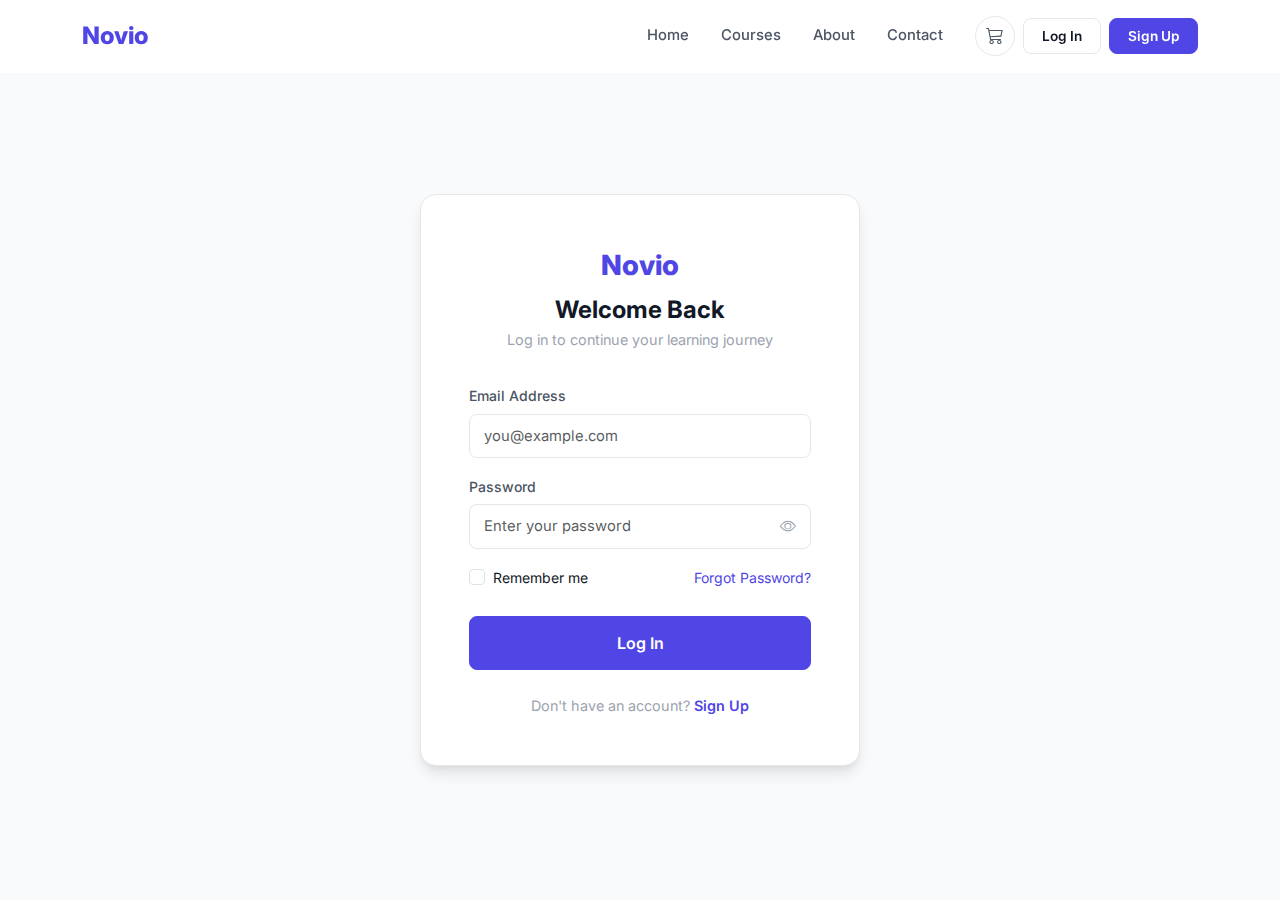
<file: account.html>
<!DOCTYPE html>
<html lang="en">

<head>
    <meta charset="UTF-8">
    <meta name="viewport" content="width=device-width, initial-scale=1.0">
    <meta name="description" content="Manage your Novio account, view enrolled courses, and update your profile.">
    <meta name="robots" content="noindex, nofollow">
    <title>My Account | Novio</title>
    <link rel="icon"
        href="data:image/svg+xml,<svg xmlns='http://www.w3.org/2000/svg' viewBox='0 0 100 100'><text y='.9em' font-size='90'>🎓</text></svg>">
    <link href="https://fonts.googleapis.com/css2?family=Inter:wght@300;400;500;600;700;800&display=swap"
        rel="stylesheet">
    <link href="https://cdn.jsdelivr.net/npm/bootstrap-icons@1.11.3/font/bootstrap-icons.min.css" rel="stylesheet">
    <link rel="stylesheet" href="assets/css/bootstrap.min.css">
    <link rel="stylesheet" href="assets/css/style.css">
</head>

<body>

    <!-- Navbar -->
    <nav class="navbar navbar-expand-lg fixed-top">
        <div class="container">
            <a class="navbar-brand" href="index.html">Novio</a>
            <button class="navbar-toggler" type="button" data-bs-toggle="offcanvas" data-bs-target="#navbarOffcanvas"
                aria-label="Toggle navigation">
                <span class="navbar-toggler-icon"></span>
            </button>
            <div class="offcanvas offcanvas-end" tabindex="-1" id="navbarOffcanvas">
                <div class="offcanvas-header">
                    <h5 class="offcanvas-title">Novio</h5>
                    <button type="button" class="btn-close" data-bs-dismiss="offcanvas" aria-label="Close"></button>
                </div>
                <div class="offcanvas-body">
                    <ul class="navbar-nav ms-auto me-3">
                        <li class="nav-item"><a class="nav-link" href="index.html">Home</a></li>
                        <li class="nav-item"><a class="nav-link" href="courses.html">Courses</a></li>
                        <li class="nav-item"><a class="nav-link" href="about.html">About</a></li>
                        <li class="nav-item"><a class="nav-link" href="contact.html">Contact</a></li>
                    </ul>
                    <div class="d-flex align-items-center gap-2">
                        <a href="cart.html" class="btn btn-icon position-relative" aria-label="Cart">
                            <i class="bi bi-cart3"></i>
                            <span class="cart-badge badge" data-count="0">0</span>
                        </a>
                        <a href="login.html" class="btn btn-outline-primary btn-sm" id="loginBtn">Log In</a>
                        <a href="signup.html" class="btn btn-primary btn-sm" id="signupBtn">Sign Up</a>
                        <a href="account.html" class="btn btn-icon d-none" id="accountBtn" aria-label="Account">
                            <i class="bi bi-person-circle"></i>
                        </a>
                    </div>
                </div>
            </div>
        </div>
    </nav>

    <!-- Page Hero -->
    <section class="page-hero">
        <div class="container">
            <span class="section-badge">Dashboard</span>
            <h1>My Account</h1>
            <p>Manage your profile, courses, and settings</p>
        </div>
    </section>

    <!-- Account Section -->
    <section class="py-5" id="accountPage">
        <div class="container">
            <div class="row g-4">
                <!-- Sidebar -->
                <div class="col-lg-3">
                    <div class="account-sidebar">
                        <div class="d-flex align-items-center justify-content-center mb-3">
                            <div class="profile-initials"
                                style="width:80px;height:80px;border-radius:50%;background:var(--primary-light);color:var(--primary);display:flex;align-items:center;justify-content:center;font-size:1.75rem;font-weight:700;">
                                US</div>
                        </div>
                        <h5 id="accName">User Name</h5>
                        <p id="accEmail">user@email.com</p>
                        <ul class="account-nav">
                            <li><a href="#tab-profile" class="active"><i class="bi bi-person"></i>Profile</a></li>
                            <li><a href="#tab-courses"><i class="bi bi-book"></i>My Courses</a></li>
                            <li><a href="#tab-settings"><i class="bi bi-gear"></i>Settings</a></li>
                        </ul>
                        <hr>
                        <button class="btn btn-outline-primary w-100 btn-sm" id="logoutBtn">
                            <i class="bi bi-box-arrow-right me-2"></i>Log Out
                        </button>
                    </div>
                </div>

                <!-- Content -->
                <div class="col-lg-9 account-content">
                    <!-- Profile Tab -->
                    <div class="account-tab" id="tab-profile">
                        <div class="card-custom">
                            <h5><i class="bi bi-person-lines-fill me-2"></i>Personal Information</h5>
                            <form id="editProfileForm">
                                <div class="row g-3">
                                    <div class="col-md-6">
                                        <label class="form-label small" for="editName">Full Name</label>
                                        <input type="text" class="form-control" id="editName" required>
                                    </div>
                                    <div class="col-md-6">
                                        <label class="form-label small" for="editEmail">Email Address</label>
                                        <input type="email" class="form-control" id="editEmail" required>
                                    </div>
                                    <div class="col-md-6">
                                        <label class="form-label small" for="editPhone">Phone Number</label>
                                        <input type="tel" class="form-control" id="editPhone">
                                    </div>
                                    <div class="col-12">
                                        <button type="submit" class="btn btn-primary">Save Changes</button>
                                    </div>
                                </div>
                            </form>
                        </div>
                    </div>

                    <!-- Courses Tab -->
                    <div class="account-tab d-none" id="tab-courses">
                        <div class="card-custom">
                            <h5><i class="bi bi-collection-play me-2"></i>Enrolled Courses</h5>
                            <div id="enrolledCourses">
                                <!-- Rendered by JS -->
                            </div>
                        </div>
                    </div>

                    <!-- Settings Tab -->
                    <div class="account-tab d-none" id="tab-settings">
                        <div class="card-custom">
                            <h5><i class="bi bi-lock me-2"></i>Change Password</h5>
                            <form id="changePasswordForm">
                                <div class="row g-3">
                                    <div class="col-md-12">
                                        <label class="form-label small" for="currentPassword">Current Password</label>
                                        <div class="input-group">
                                            <input type="password" class="form-control" id="currentPassword" required>
                                            <button class="btn btn-toggle-password" type="button"
                                                aria-label="Toggle password visibility">
                                                <i class="bi bi-eye"></i>
                                            </button>
                                        </div>
                                    </div>
                                    <div class="col-md-6">
                                        <label class="form-label small" for="newPassword">New Password</label>
                                        <div class="input-group">
                                            <input type="password" class="form-control" id="newPassword" required
                                                minlength="8">
                                            <button class="btn btn-toggle-password" type="button"
                                                aria-label="Toggle password visibility">
                                                <i class="bi bi-eye"></i>
                                            </button>
                                        </div>
                                    </div>
                                    <div class="col-md-6">
                                        <label class="form-label small" for="confirmNewPassword">Confirm New
                                            Password</label>
                                        <div class="input-group">
                                            <input type="password" class="form-control" id="confirmNewPassword" required
                                                minlength="8">
                                            <button class="btn btn-toggle-password" type="button"
                                                aria-label="Toggle password visibility">
                                                <i class="bi bi-eye"></i>
                                            </button>
                                        </div>
                                    </div>
                                    <div class="col-12">
                                        <button type="submit" class="btn btn-primary">Update Password</button>
                                    </div>
                                </div>
                            </form>
                        </div>
                    </div>
                </div>
            </div>
        </div>
    </section>

    <!-- Footer -->
    <footer class="footer">
        <div class="container">
            <div class="row g-4">
                <div class="col-lg-4 col-md-6">
                    <h5>Novio</h5>
                    <p>Empowering learners worldwide with premium tech courses from industry experts.</p>
                    <div class="social-links">
                        <a href="#" aria-label="Twitter"><i class="bi bi-twitter-x"></i></a>
                        <a href="#" aria-label="LinkedIn"><i class="bi bi-linkedin"></i></a>
                        <a href="#" aria-label="GitHub"><i class="bi bi-github"></i></a>
                        <a href="#" aria-label="YouTube"><i class="bi bi-youtube"></i></a>
                    </div>
                </div>
                <div class="col-lg-2 col-md-6">
                    <h6>Platform</h6>
                    <ul>
                        <li><a href="courses.html">Courses</a></li>
                        <li><a href="about.html">About Us</a></li>
                        <li><a href="contact.html">Contact</a></li>
                        <li><a href="cart.html">Cart</a></li>
                    </ul>
                </div>
                <div class="col-lg-2 col-md-6">
                    <h6>Support</h6>
                    <ul>
                        <li><a href="contact.html">Help Center</a></li>
                        <li><a href="#">Terms of Service</a></li>
                        <li><a href="#">Privacy Policy</a></li>
                        <li><a href="#">Refund Policy</a></li>
                    </ul>
                </div>
                <div class="col-lg-4 col-md-6">
                    <h6>Newsletter</h6>
                    <p>Stay updated with new courses and exclusive offers.</p>
                    <form class="newsletter-form">
                        <input type="email" placeholder="Enter your email" required>
                        <button type="submit" aria-label="Subscribe"><i class="bi bi-arrow-right"></i></button>
                    </form>
                </div>
            </div>
            <hr>
            <div class="footer-bottom">
                <p>&copy; 2026 Novio. All rights reserved.</p>
                <p>Made with <i class="bi bi-heart-fill" style="color:#EF4444;"></i> for learners everywhere</p>
            </div>
        </div>
    </footer>

    <script src="assets/js/jquery-3.7.1.min.js"></script>
    <script src="assets/js/bootstrap.bundle.min.js"></script>
    <script src="assets/js/script.js"></script>
</body>

</html>
</file>
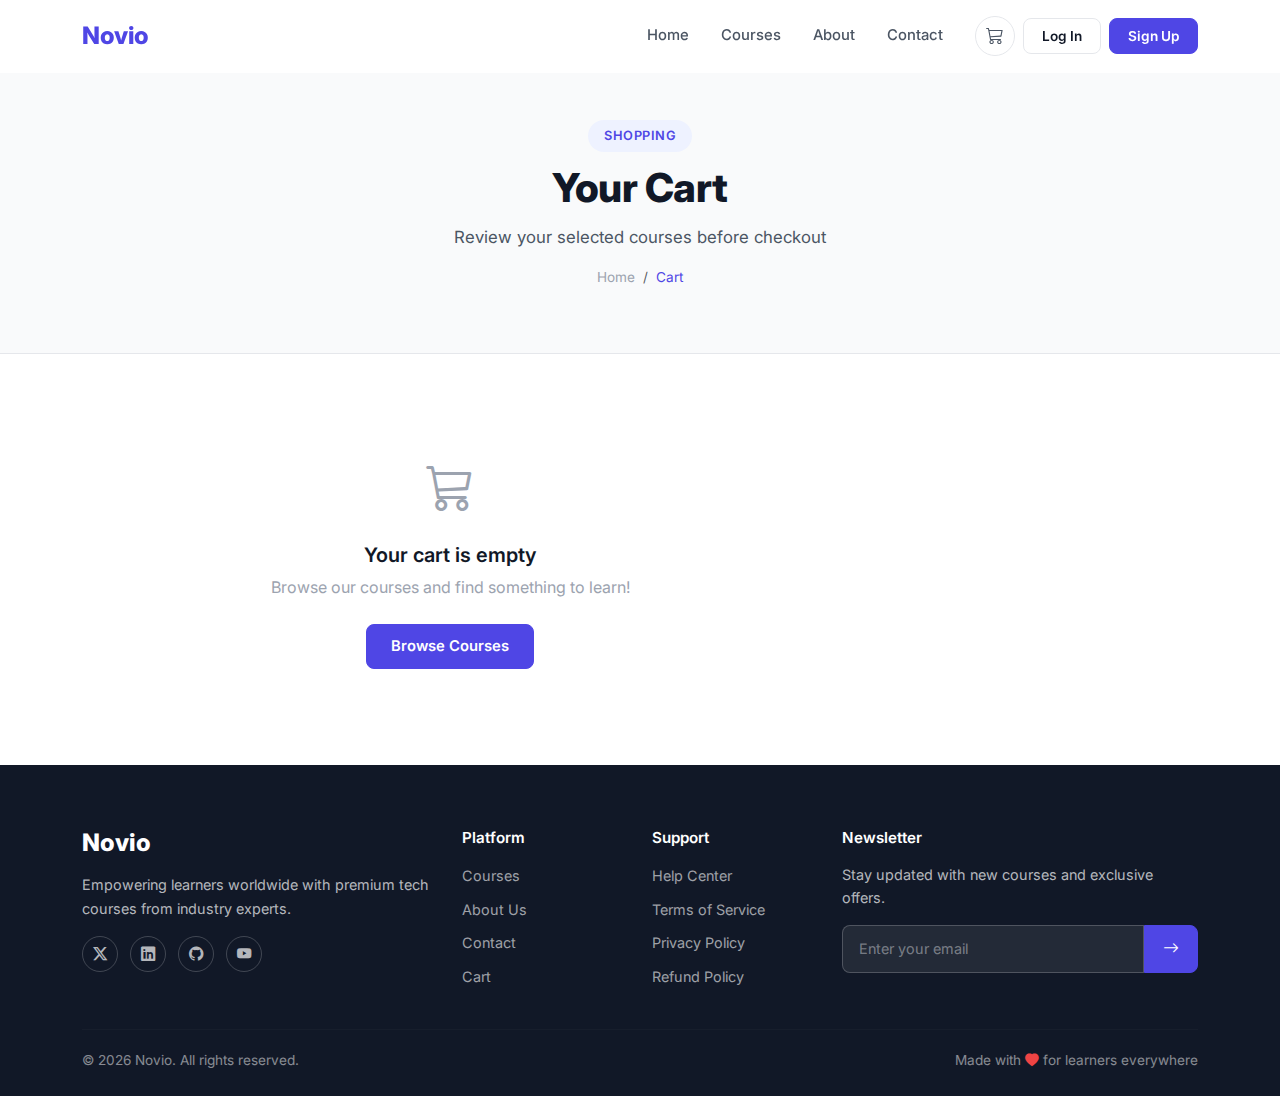
<file: cart.html>
<!DOCTYPE html>
<html lang="en">

<head>
    <meta charset="UTF-8">
    <meta name="viewport" content="width=device-width, initial-scale=1.0">
    <meta name="description" content="Review your selected courses and proceed to checkout on Novio.">
    <meta name="robots" content="noindex, nofollow">
    <title>Cart | Novio</title>
    <link rel="icon"
        href="data:image/svg+xml,<svg xmlns='http://www.w3.org/2000/svg' viewBox='0 0 100 100'><text y='.9em' font-size='90'>🎓</text></svg>">
    <link href="https://fonts.googleapis.com/css2?family=Inter:wght@300;400;500;600;700;800&display=swap"
        rel="stylesheet">
    <link href="https://cdn.jsdelivr.net/npm/bootstrap-icons@1.11.3/font/bootstrap-icons.min.css" rel="stylesheet">
    <link rel="stylesheet" href="assets/css/bootstrap.min.css">
    <link rel="stylesheet" href="assets/css/style.css">
</head>

<body>

    <!-- Navbar -->
    <nav class="navbar navbar-expand-lg fixed-top">
        <div class="container">
            <a class="navbar-brand" href="index.html">Novio</a>
            <button class="navbar-toggler" type="button" data-bs-toggle="offcanvas" data-bs-target="#navbarOffcanvas"
                aria-label="Toggle navigation">
                <span class="navbar-toggler-icon"></span>
            </button>
            <div class="offcanvas offcanvas-end" tabindex="-1" id="navbarOffcanvas">
                <div class="offcanvas-header">
                    <h5 class="offcanvas-title">Novio</h5>
                    <button type="button" class="btn-close" data-bs-dismiss="offcanvas" aria-label="Close"></button>
                </div>
                <div class="offcanvas-body">
                    <ul class="navbar-nav ms-auto me-3">
                        <li class="nav-item"><a class="nav-link" href="index.html">Home</a></li>
                        <li class="nav-item"><a class="nav-link" href="courses.html">Courses</a></li>
                        <li class="nav-item"><a class="nav-link" href="about.html">About</a></li>
                        <li class="nav-item"><a class="nav-link" href="contact.html">Contact</a></li>
                    </ul>
                    <div class="d-flex align-items-center gap-2">
                        <a href="cart.html" class="btn btn-icon position-relative" aria-label="Cart">
                            <i class="bi bi-cart3"></i>
                            <span class="cart-badge badge" data-count="0">0</span>
                        </a>
                        <a href="login.html" class="btn btn-outline-primary btn-sm" id="loginBtn">Log In</a>
                        <a href="signup.html" class="btn btn-primary btn-sm" id="signupBtn">Sign Up</a>
                        <a href="account.html" class="btn btn-icon d-none" id="accountBtn" aria-label="Account">
                            <i class="bi bi-person-circle"></i>
                        </a>
                    </div>
                </div>
            </div>
        </div>
    </nav>

    <!-- Page Hero -->
    <section class="page-hero">
        <div class="container">
            <span class="section-badge">Shopping</span>
            <h1>Your Cart</h1>
            <p>Review your selected courses before checkout</p>
            <nav aria-label="breadcrumb">
                <ol class="breadcrumb">
                    <li class="breadcrumb-item"><a href="index.html">Home</a></li>
                    <li class="breadcrumb-item active" aria-current="page">Cart</li>
                </ol>
            </nav>
        </div>
    </section>

    <!-- Cart Section -->
    <section class="py-5" id="cartPage">
        <div class="container">
            <div class="row g-4">
                <div class="col-lg-8">
                    <div id="cartItems">
                        <!-- Rendered by JS -->
                    </div>
                </div>
                <div class="col-lg-4">
                    <div class="cart-summary d-none" id="cartSummary">
                        <h5>Order Summary</h5>
                        <div class="summary-row">
                            <span>Courses</span>
                            <span id="cartCount">0</span>
                        </div>
                        <div class="summary-row">
                            <span>Subtotal</span>
                            <span id="cartSubtotal">$0.00</span>
                        </div>
                        <div class="summary-row">
                            <span>Discount</span>
                            <span class="text-success">-$0.00</span>
                        </div>
                        <div class="summary-row total">
                            <span>Total</span>
                            <span id="cartTotal">$0.00</span>
                        </div>
                        <a href="payment.html" class="btn btn-primary w-100 btn-lg mt-3">
                            Proceed to Checkout <i class="bi bi-arrow-right ms-2"></i>
                        </a>
                        <a href="courses.html" class="btn btn-outline-primary w-100 mt-2">Continue Browsing</a>
                    </div>
                </div>
            </div>
        </div>
    </section>

    <!-- Footer -->
    <footer class="footer">
        <div class="container">
            <div class="row g-4">
                <div class="col-lg-4 col-md-6">
                    <h5>Novio</h5>
                    <p>Empowering learners worldwide with premium tech courses from industry experts.</p>
                    <div class="social-links">
                        <a href="#" aria-label="Twitter"><i class="bi bi-twitter-x"></i></a>
                        <a href="#" aria-label="LinkedIn"><i class="bi bi-linkedin"></i></a>
                        <a href="#" aria-label="GitHub"><i class="bi bi-github"></i></a>
                        <a href="#" aria-label="YouTube"><i class="bi bi-youtube"></i></a>
                    </div>
                </div>
                <div class="col-lg-2 col-md-6">
                    <h6>Platform</h6>
                    <ul>
                        <li><a href="courses.html">Courses</a></li>
                        <li><a href="about.html">About Us</a></li>
                        <li><a href="contact.html">Contact</a></li>
                        <li><a href="cart.html">Cart</a></li>
                    </ul>
                </div>
                <div class="col-lg-2 col-md-6">
                    <h6>Support</h6>
                    <ul>
                        <li><a href="contact.html">Help Center</a></li>
                        <li><a href="#">Terms of Service</a></li>
                        <li><a href="#">Privacy Policy</a></li>
                        <li><a href="#">Refund Policy</a></li>
                    </ul>
                </div>
                <div class="col-lg-4 col-md-6">
                    <h6>Newsletter</h6>
                    <p>Stay updated with new courses and exclusive offers.</p>
                    <form class="newsletter-form">
                        <input type="email" placeholder="Enter your email" required>
                        <button type="submit" aria-label="Subscribe"><i class="bi bi-arrow-right"></i></button>
                    </form>
                </div>
            </div>
            <hr>
            <div class="footer-bottom">
                <p>&copy; 2026 Novio. All rights reserved.</p>
                <p>Made with <i class="bi bi-heart-fill" style="color:#EF4444;"></i> for learners everywhere</p>
            </div>
        </div>
    </footer>

    <button class="back-to-top" aria-label="Back to top"><i class="bi bi-arrow-up"></i></button>

    <script src="assets/js/jquery-3.7.1.min.js"></script>
    <script src="assets/js/bootstrap.bundle.min.js"></script>
    <script src="assets/js/script.js"></script>
</body>

</html>
</file>
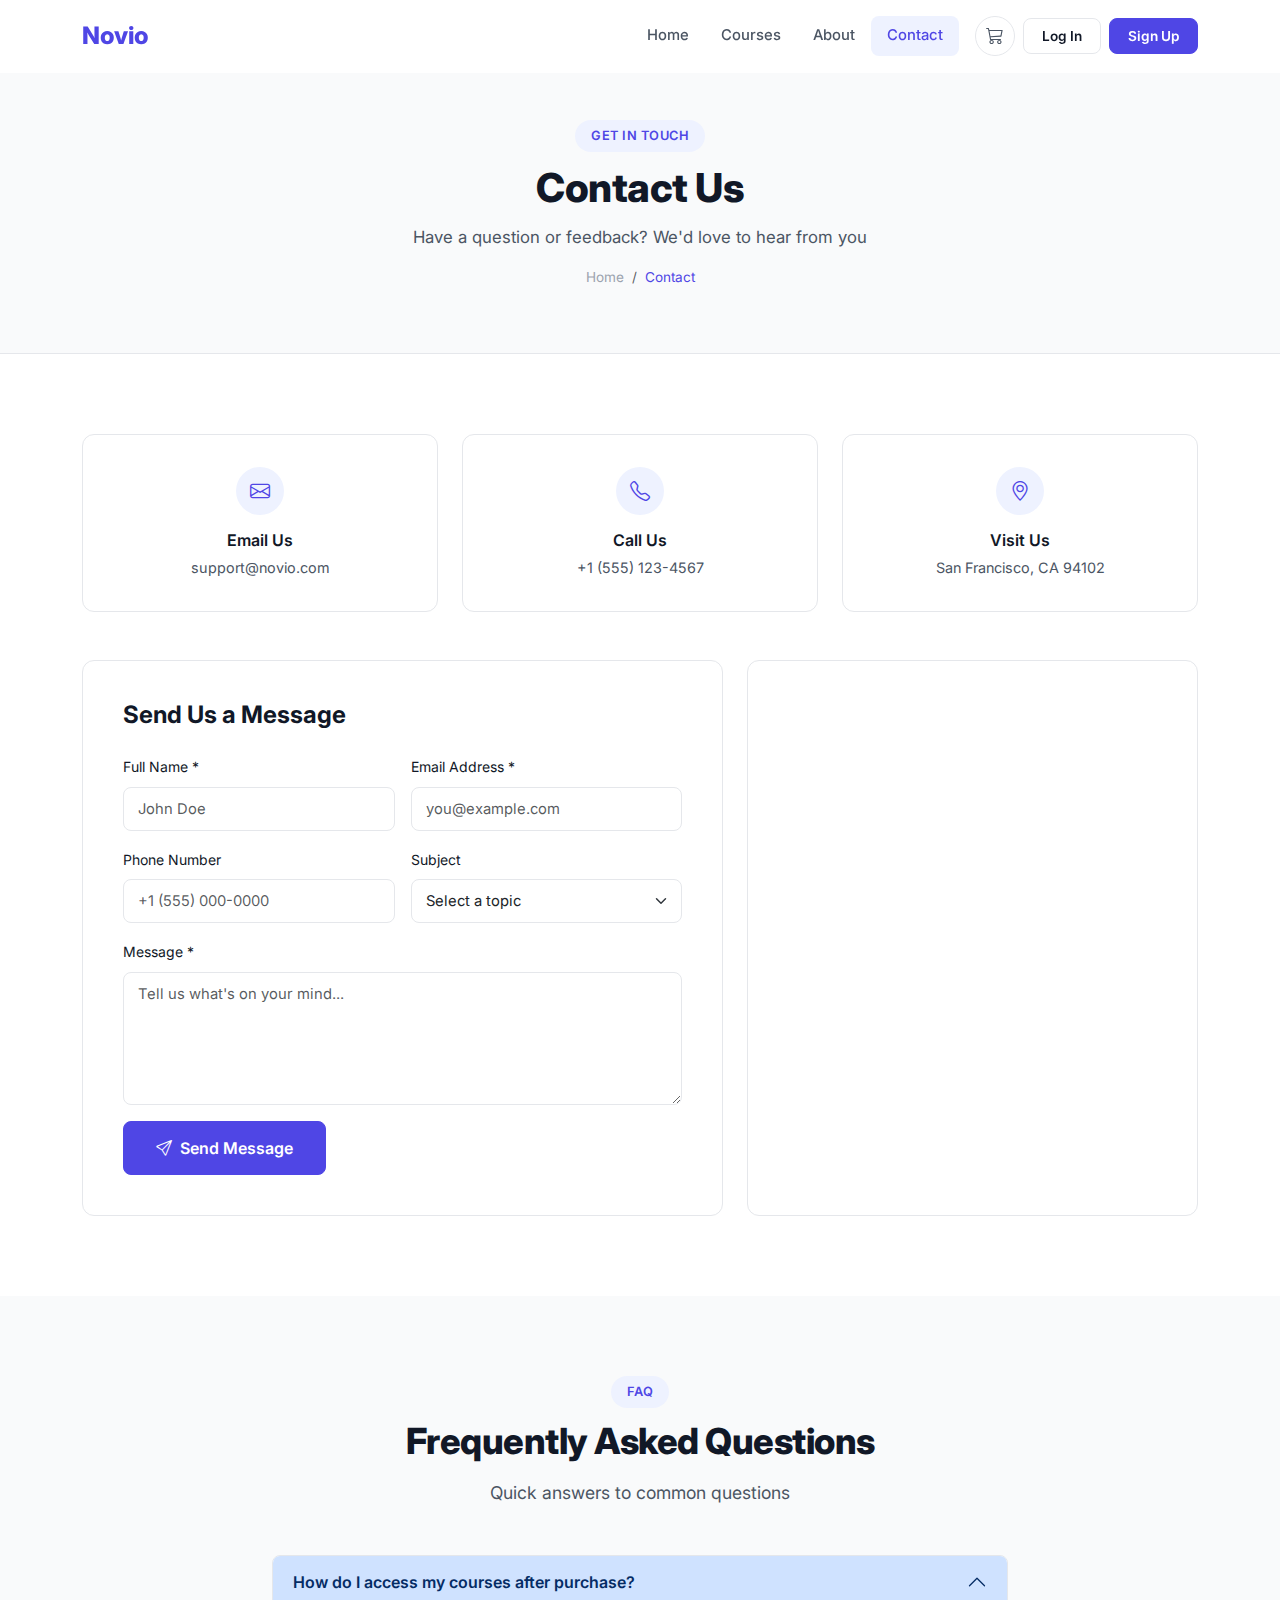
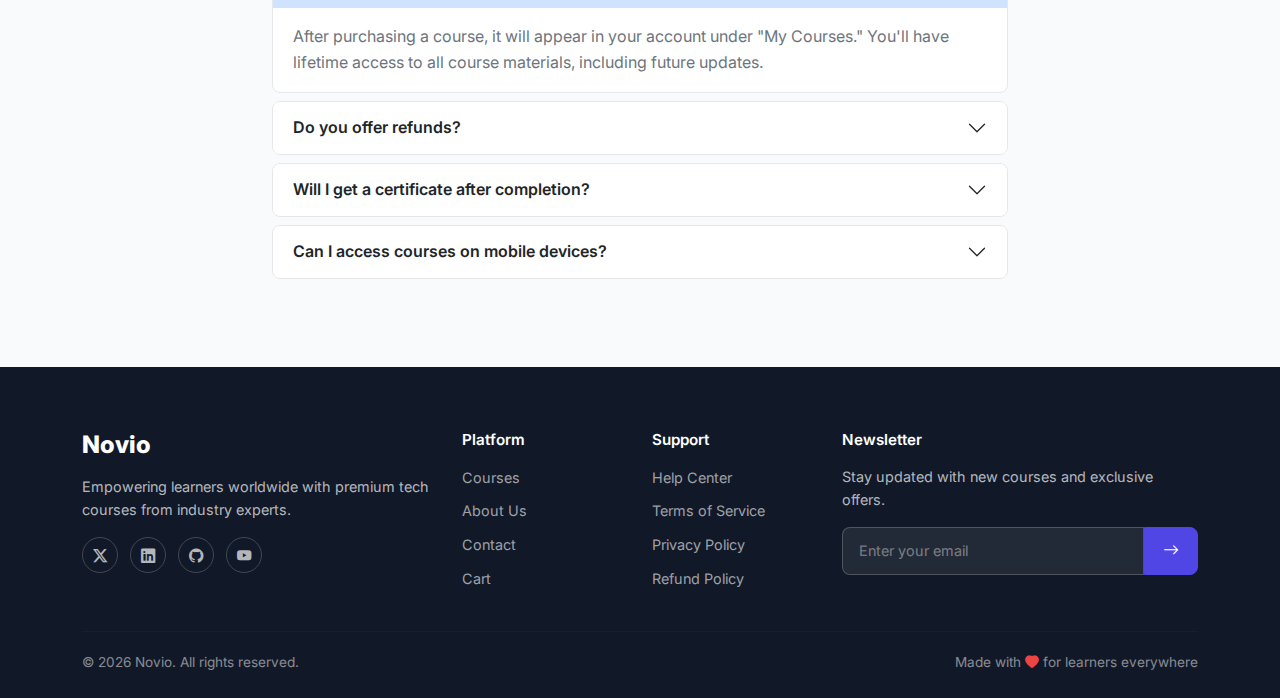
<file: contact.html>
<!DOCTYPE html>
<html lang="en">

<head>
    <meta charset="UTF-8">
    <meta name="viewport" content="width=device-width, initial-scale=1.0">
    <meta name="description"
        content="Get in touch with the Novio team. We'd love to hear from you about courses, partnerships, or support.">
    <meta name="keywords" content="contact Novio, support, help, tech courses, online learning">
    <meta name="author" content="Novio">
    <meta property="og:title" content="Contact Us | Novio">
    <meta property="og:description" content="Reach out to our team for support, partnerships, or feedback.">
    <meta property="og:type" content="website">
    <meta name="robots" content="index, follow">
    <link rel="canonical" href="https://novio.com/contact.html">
    <title>Contact Us | Novio</title>
    <link rel="icon"
        href="data:image/svg+xml,<svg xmlns='http://www.w3.org/2000/svg' viewBox='0 0 100 100'><text y='.9em' font-size='90'>🎓</text></svg>">
    <link href="https://fonts.googleapis.com/css2?family=Inter:wght@300;400;500;600;700;800&display=swap"
        rel="stylesheet">
    <link href="https://cdn.jsdelivr.net/npm/bootstrap-icons@1.11.3/font/bootstrap-icons.min.css" rel="stylesheet">
    <link rel="stylesheet" href="assets/css/bootstrap.min.css">
    <link rel="stylesheet" href="assets/css/style.css">
</head>

<body>

    <!-- Navbar -->
    <nav class="navbar navbar-expand-lg fixed-top">
        <div class="container">
            <a class="navbar-brand" href="index.html">Novio</a>
            <button class="navbar-toggler" type="button" data-bs-toggle="offcanvas" data-bs-target="#navbarOffcanvas"
                aria-label="Toggle navigation">
                <span class="navbar-toggler-icon"></span>
            </button>
            <div class="offcanvas offcanvas-end" tabindex="-1" id="navbarOffcanvas">
                <div class="offcanvas-header">
                    <h5 class="offcanvas-title">Novio</h5>
                    <button type="button" class="btn-close" data-bs-dismiss="offcanvas" aria-label="Close"></button>
                </div>
                <div class="offcanvas-body">
                    <ul class="navbar-nav ms-auto me-3">
                        <li class="nav-item"><a class="nav-link" href="index.html">Home</a></li>
                        <li class="nav-item"><a class="nav-link" href="courses.html">Courses</a></li>
                        <li class="nav-item"><a class="nav-link" href="about.html">About</a></li>
                        <li class="nav-item"><a class="nav-link active" href="contact.html">Contact</a></li>
                    </ul>
                    <div class="d-flex align-items-center gap-2">
                        <a href="cart.html" class="btn btn-icon position-relative" aria-label="Cart">
                            <i class="bi bi-cart3"></i>
                            <span class="cart-badge badge" data-count="0">0</span>
                        </a>
                        <a href="login.html" class="btn btn-outline-primary btn-sm" id="loginBtn">Log In</a>
                        <a href="signup.html" class="btn btn-primary btn-sm" id="signupBtn">Sign Up</a>
                        <a href="account.html" class="btn btn-icon d-none" id="accountBtn" aria-label="Account">
                            <i class="bi bi-person-circle"></i>
                        </a>
                    </div>
                </div>
            </div>
        </div>
    </nav>

    <!-- Page Hero -->
    <section class="page-hero">
        <div class="container">
            <span class="section-badge">Get in Touch</span>
            <h1>Contact Us</h1>
            <p>Have a question or feedback? We'd love to hear from you</p>
            <nav aria-label="breadcrumb">
                <ol class="breadcrumb">
                    <li class="breadcrumb-item"><a href="index.html">Home</a></li>
                    <li class="breadcrumb-item active" aria-current="page">Contact</li>
                </ol>
            </nav>
        </div>
    </section>

    <!-- Contact Info Cards -->
    <section class="bg-white-section">
        <div class="container">
            <div class="row g-4 mb-5">
                <div class="col-md-4">
                    <div class="contact-info-card animate-on-scroll">
                        <i class="bi bi-envelope"></i>
                        <h6>Email Us</h6>
                        <p>support@novio.com</p>
                    </div>
                </div>
                <div class="col-md-4">
                    <div class="contact-info-card animate-on-scroll">
                        <i class="bi bi-telephone"></i>
                        <h6>Call Us</h6>
                        <p>+1 (555) 123-4567</p>
                    </div>
                </div>
                <div class="col-md-4">
                    <div class="contact-info-card animate-on-scroll">
                        <i class="bi bi-geo-alt"></i>
                        <h6>Visit Us</h6>
                        <p>San Francisco, CA 94102</p>
                    </div>
                </div>
            </div>

            <!-- Contact Form & Map -->
            <div class="row g-4">
                <div class="col-lg-7">
                    <div class="contact-form">
                        <h4 class="fw-bold mb-4">Send Us a Message</h4>
                        <form id="contactForm" novalidate>
                            <div class="row g-3">
                                <div class="col-md-6">
                                    <label class="form-label small" for="contactName">Full Name *</label>
                                    <input type="text" class="form-control" id="contactName" placeholder="John Doe"
                                        required>
                                </div>
                                <div class="col-md-6">
                                    <label class="form-label small" for="contactEmail">Email Address *</label>
                                    <input type="email" class="form-control" id="contactEmail"
                                        placeholder="you@example.com" required>
                                </div>
                                <div class="col-md-6">
                                    <label class="form-label small" for="contactPhone">Phone Number</label>
                                    <input type="tel" class="form-control" id="contactPhone"
                                        placeholder="+1 (555) 000-0000">
                                </div>
                                <div class="col-md-6">
                                    <label class="form-label small" for="contactSubject">Subject</label>
                                    <select class="form-select" id="contactSubject"
                                        style="border:1px solid var(--border);border-radius:var(--radius);padding:10px 14px;font-size:0.925rem;">
                                        <option value="">Select a topic</option>
                                        <option value="general">General Inquiry</option>
                                        <option value="support">Technical Support</option>
                                        <option value="billing">Billing Question</option>
                                        <option value="partnership">Partnership</option>
                                        <option value="feedback">Feedback</option>
                                    </select>
                                </div>
                                <div class="col-12">
                                    <label class="form-label small" for="contactMessage">Message *</label>
                                    <textarea class="form-control" id="contactMessage" rows="5"
                                        placeholder="Tell us what's on your mind..." required></textarea>
                                </div>
                                <div class="col-12">
                                    <button type="submit" class="btn btn-primary btn-lg">
                                        <i class="bi bi-send me-2"></i>Send Message
                                    </button>
                                </div>
                            </div>
                        </form>
                    </div>
                </div>
                <div class="col-lg-5">
                    <div
                        style="border-radius:var(--radius-md);overflow:hidden;height:100%;min-height:400px;border:1px solid var(--border);">
                        <iframe
                            src="https://www.google.com/maps/embed?pb=!1m18!1m12!1m3!1d100939.98555098464!2d-122.50764017948551!3d37.75767439013403!2m3!1f0!2f0!3f0!3m2!1i1024!2i768!4f13.1!3m3!1m2!1s0x80859a6d00690021%3A0x4a501367f076adff!2sSan%20Francisco%2C%20CA!5e0!3m2!1sen!2sus!4v1710000000000!5m2!1sen!2sus"
                            width="100%" height="100%" style="border:0;min-height:400px;" allowfullscreen=""
                            loading="lazy" referrerpolicy="no-referrer-when-downgrade" title="Novio Office Location">
                        </iframe>
                    </div>
                </div>
            </div>
        </div>
    </section>

    <!-- FAQ -->
    <section class="bg-light-section">
        <div class="container">
            <div class="text-center mb-5">
                <span class="section-badge">FAQ</span>
                <h2 class="section-title">Frequently Asked Questions</h2>
                <p class="section-subtitle">Quick answers to common questions</p>
            </div>
            <div class="row justify-content-center">
                <div class="col-lg-8">
                    <div class="accordion" id="faqAccordion">
                        <div class="accordion-item"
                            style="border:1px solid var(--border);margin-bottom:8px;border-radius:var(--radius)!important;overflow:hidden;">
                            <h2 class="accordion-header">
                                <button class="accordion-button" type="button" data-bs-toggle="collapse"
                                    data-bs-target="#faq1" style="font-weight:600;">
                                    How do I access my courses after purchase?
                                </button>
                            </h2>
                            <div id="faq1" class="accordion-collapse collapse show" data-bs-parent="#faqAccordion">
                                <div class="accordion-body text-secondary">
                                    After purchasing a course, it will appear in your account under "My Courses." You'll
                                    have lifetime access to all course materials, including future updates.
                                </div>
                            </div>
                        </div>
                        <div class="accordion-item"
                            style="border:1px solid var(--border);margin-bottom:8px;border-radius:var(--radius)!important;overflow:hidden;">
                            <h2 class="accordion-header">
                                <button class="accordion-button collapsed" type="button" data-bs-toggle="collapse"
                                    data-bs-target="#faq2" style="font-weight:600;">
                                    Do you offer refunds?
                                </button>
                            </h2>
                            <div id="faq2" class="accordion-collapse collapse" data-bs-parent="#faqAccordion">
                                <div class="accordion-body text-secondary">
                                    Yes! We offer a 30-day money-back guarantee on all courses. If you're not satisfied,
                                    simply contact our support team for a full refund.
                                </div>
                            </div>
                        </div>
                        <div class="accordion-item"
                            style="border:1px solid var(--border);margin-bottom:8px;border-radius:var(--radius)!important;overflow:hidden;">
                            <h2 class="accordion-header">
                                <button class="accordion-button collapsed" type="button" data-bs-toggle="collapse"
                                    data-bs-target="#faq3" style="font-weight:600;">
                                    Will I get a certificate after completion?
                                </button>
                            </h2>
                            <div id="faq3" class="accordion-collapse collapse" data-bs-parent="#faqAccordion">
                                <div class="accordion-body text-secondary">
                                    Absolutely! Upon completing a course, you'll receive a verified digital certificate
                                    that you can share on LinkedIn and add to your resume.
                                </div>
                            </div>
                        </div>
                        <div class="accordion-item"
                            style="border:1px solid var(--border);margin-bottom:8px;border-radius:var(--radius)!important;overflow:hidden;">
                            <h2 class="accordion-header">
                                <button class="accordion-button collapsed" type="button" data-bs-toggle="collapse"
                                    data-bs-target="#faq4" style="font-weight:600;">
                                    Can I access courses on mobile devices?
                                </button>
                            </h2>
                            <div id="faq4" class="accordion-collapse collapse" data-bs-parent="#faqAccordion">
                                <div class="accordion-body text-secondary">
                                    Yes, our platform is fully responsive and works on all devices including smartphones
                                    and tablets. Learn anytime, anywhere.
                                </div>
                            </div>
                        </div>
                    </div>
                </div>
            </div>
        </div>
    </section>

    <!-- Footer -->
    <footer class="footer">
        <div class="container">
            <div class="row g-4">
                <div class="col-lg-4 col-md-6">
                    <h5>Novio</h5>
                    <p>Empowering learners worldwide with premium tech courses from industry experts.</p>
                    <div class="social-links">
                        <a href="#" aria-label="Twitter"><i class="bi bi-twitter-x"></i></a>
                        <a href="#" aria-label="LinkedIn"><i class="bi bi-linkedin"></i></a>
                        <a href="#" aria-label="GitHub"><i class="bi bi-github"></i></a>
                        <a href="#" aria-label="YouTube"><i class="bi bi-youtube"></i></a>
                    </div>
                </div>
                <div class="col-lg-2 col-md-6">
                    <h6>Platform</h6>
                    <ul>
                        <li><a href="courses.html">Courses</a></li>
                        <li><a href="about.html">About Us</a></li>
                        <li><a href="contact.html">Contact</a></li>
                        <li><a href="cart.html">Cart</a></li>
                    </ul>
                </div>
                <div class="col-lg-2 col-md-6">
                    <h6>Support</h6>
                    <ul>
                        <li><a href="contact.html">Help Center</a></li>
                        <li><a href="#">Terms of Service</a></li>
                        <li><a href="#">Privacy Policy</a></li>
                        <li><a href="#">Refund Policy</a></li>
                    </ul>
                </div>
                <div class="col-lg-4 col-md-6">
                    <h6>Newsletter</h6>
                    <p>Stay updated with new courses and exclusive offers.</p>
                    <form class="newsletter-form">
                        <input type="email" placeholder="Enter your email" required>
                        <button type="submit" aria-label="Subscribe"><i class="bi bi-arrow-right"></i></button>
                    </form>
                </div>
            </div>
            <hr>
            <div class="footer-bottom">
                <p>&copy; 2026 Novio. All rights reserved.</p>
                <p>Made with <i class="bi bi-heart-fill" style="color:#EF4444;"></i> for learners everywhere</p>
            </div>
        </div>
    </footer>

    <button class="back-to-top" aria-label="Back to top"><i class="bi bi-arrow-up"></i></button>

    <script src="assets/js/jquery-3.7.1.min.js"></script>
    <script src="assets/js/bootstrap.bundle.min.js"></script>
    <script src="assets/js/script.js"></script>
</body>

</html>
</file>
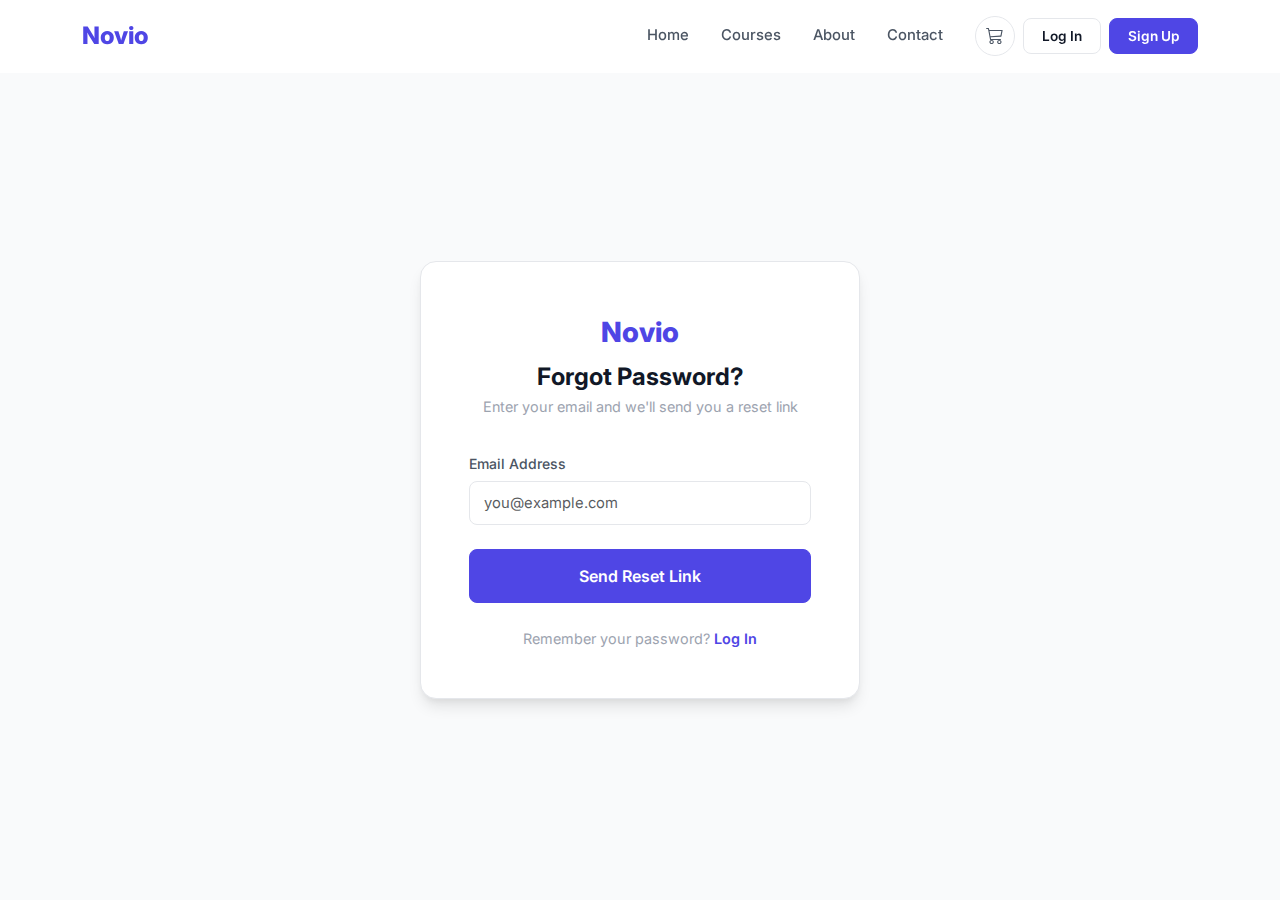
<file: forgot-password.html>
<!DOCTYPE html>
<html lang="en">

<head>
    <meta charset="UTF-8">
    <meta name="viewport" content="width=device-width, initial-scale=1.0">
    <meta name="description" content="Reset your Novio account password.">
    <meta name="robots" content="noindex, nofollow">
    <title>Forgot Password | Novio</title>
    <link rel="icon"
        href="data:image/svg+xml,<svg xmlns='http://www.w3.org/2000/svg' viewBox='0 0 100 100'><text y='.9em' font-size='90'>🎓</text></svg>">
    <link href="https://fonts.googleapis.com/css2?family=Inter:wght@300;400;500;600;700;800&display=swap"
        rel="stylesheet">
    <link href="https://cdn.jsdelivr.net/npm/bootstrap-icons@1.11.3/font/bootstrap-icons.min.css" rel="stylesheet">
    <link rel="stylesheet" href="assets/css/bootstrap.min.css">
    <link rel="stylesheet" href="assets/css/style.css">
</head>

<body>

    <!-- Navbar -->
    <nav class="navbar navbar-expand-lg fixed-top">
        <div class="container">
            <a class="navbar-brand" href="index.html">Novio</a>
            <button class="navbar-toggler" type="button" data-bs-toggle="offcanvas" data-bs-target="#navbarOffcanvas"
                aria-label="Toggle navigation">
                <span class="navbar-toggler-icon"></span>
            </button>
            <div class="offcanvas offcanvas-end" tabindex="-1" id="navbarOffcanvas">
                <div class="offcanvas-header">
                    <h5 class="offcanvas-title">Novio</h5>
                    <button type="button" class="btn-close" data-bs-dismiss="offcanvas" aria-label="Close"></button>
                </div>
                <div class="offcanvas-body">
                    <ul class="navbar-nav ms-auto me-3">
                        <li class="nav-item"><a class="nav-link" href="index.html">Home</a></li>
                        <li class="nav-item"><a class="nav-link" href="courses.html">Courses</a></li>
                        <li class="nav-item"><a class="nav-link" href="about.html">About</a></li>
                        <li class="nav-item"><a class="nav-link" href="contact.html">Contact</a></li>
                    </ul>
                    <div class="d-flex align-items-center gap-2">
                        <a href="cart.html" class="btn btn-icon position-relative" aria-label="Cart">
                            <i class="bi bi-cart3"></i>
                            <span class="cart-badge badge" data-count="0">0</span>
                        </a>
                        <a href="login.html" class="btn btn-outline-primary btn-sm" id="loginBtn">Log In</a>
                        <a href="signup.html" class="btn btn-primary btn-sm" id="signupBtn">Sign Up</a>
                        <a href="account.html" class="btn btn-icon d-none" id="accountBtn" aria-label="Account">
                            <i class="bi bi-person-circle"></i>
                        </a>
                    </div>
                </div>
            </div>
        </div>
    </nav>

    <!-- Forgot Password Section -->
    <section class="auth-page">
        <div class="auth-card">
            <div class="auth-logo">Novio</div>
            <h2 class="auth-title">Forgot Password?</h2>
            <p class="auth-subtitle">Enter your email and we'll send you a reset link</p>

            <form id="forgotForm" novalidate>
                <div class="mb-4">
                    <label class="form-label" for="forgotEmail">Email Address</label>
                    <input type="email" class="form-control" id="forgotEmail" placeholder="you@example.com" required>
                </div>
                <button type="submit" class="btn btn-primary w-100 btn-lg">Send Reset Link</button>
            </form>

            <div class="auth-links">
                Remember your password? <a href="login.html">Log In</a>
            </div>
        </div>
    </section>

    <script src="assets/js/jquery-3.7.1.min.js"></script>
    <script src="assets/js/bootstrap.bundle.min.js"></script>
    <script src="assets/js/script.js"></script>
</body>

</html>
</file>
<file: assets/css/style.css>
/* ============================================
   NOVIO - Online Course Platform
   Premium White Minimalist Design
   ============================================ */

/* ---------- ROOT VARIABLES ---------- */
:root {
  --primary: #4f46e5;
  --primary-hover: #4338ca;
  --primary-light: #eef2ff;
  --primary-ultra-light: #f5f3ff;
  --secondary: #10b981;
  --secondary-hover: #059669;
  --accent: #8b5cf6;
  --warning: #f59e0b;
  --danger: #ef4444;
  --info: #3b82f6;
  --text-primary: #111827;
  --text-secondary: #4b5563;
  --text-muted: #9ca3af;
  --bg-white: #ffffff;
  --bg-light: #f9fafb;
  --bg-section: #f3f4f6;
  --border: #e5e7eb;
  --border-light: #f3f4f6;
  --shadow-sm: 0 1px 2px rgba(0, 0, 0, 0.05);
  --shadow: 0 1px 3px rgba(0, 0, 0, 0.1), 0 1px 2px rgba(0, 0, 0, 0.06);
  --shadow-md:
    0 4px 6px -1px rgba(0, 0, 0, 0.1), 0 2px 4px -1px rgba(0, 0, 0, 0.06);
  --shadow-lg:
    0 10px 15px -3px rgba(0, 0, 0, 0.1), 0 4px 6px -2px rgba(0, 0, 0, 0.05);
  --shadow-xl:
    0 20px 25px -5px rgba(0, 0, 0, 0.1), 0 10px 10px -5px rgba(0, 0, 0, 0.04);
  --radius-sm: 6px;
  --radius: 8px;
  --radius-md: 12px;
  --radius-lg: 16px;
  --radius-xl: 24px;
  --transition: all 0.3s ease;
  --font: "Inter", sans-serif;
}

/* ---------- BASE STYLES ---------- */
* {
  margin: 0;
  padding: 0;
  box-sizing: border-box;
}

html {
  scroll-behavior: smooth;
  scroll-padding-top: 80px;
}

body {
  font-family: var(--font);
  color: var(--text-primary);
  background-color: var(--bg-white);
  line-height: 1.6;
  -webkit-font-smoothing: antialiased;
  -moz-osx-font-smoothing: grayscale;
  overflow-x: hidden;
}

a {
  text-decoration: none;
  color: var(--primary);
  transition: var(--transition);
}

a:hover {
  color: var(--primary-hover);
}

img {
  max-width: 100%;
  height: auto;
}

::selection {
  background: var(--primary-light);
  color: var(--primary);
}

::-webkit-scrollbar {
  width: 8px;
}

::-webkit-scrollbar-track {
  background: var(--bg-light);
}

::-webkit-scrollbar-thumb {
  background: var(--border);
  border-radius: 4px;
}

::-webkit-scrollbar-thumb:hover {
  background: var(--text-muted);
}

/* ---------- TYPOGRAPHY ---------- */
h1,
h2,
h3,
h4,
h5,
h6 {
  font-weight: 700;
  line-height: 1.2;
  color: var(--text-primary);
}

.section-badge {
  display: inline-block;
  padding: 6px 16px;
  background: var(--primary-light);
  color: var(--primary);
  border-radius: 50px;
  font-size: 0.8rem;
  font-weight: 600;
  letter-spacing: 0.5px;
  text-transform: uppercase;
  margin-bottom: 12px;
}

.section-title {
  font-size: 2.25rem;
  font-weight: 800;
  margin-bottom: 16px;
  letter-spacing: -0.5px;
}

.section-subtitle {
  font-size: 1.1rem;
  color: var(--text-secondary);
  max-width: 600px;
  margin: 0 auto 48px;
}

/* ---------- NAVBAR ---------- */
.navbar {
  background: rgba(255, 255, 255, 0.95);
  backdrop-filter: blur(20px);
  -webkit-backdrop-filter: blur(20px);
  border-bottom: 1px solid transparent;
  padding: 12px 0;
  transition: var(--transition);
  z-index: 1050;
}

.navbar.scrolled {
  border-bottom-color: var(--border);
  box-shadow: var(--shadow-sm);
}

.navbar .navbar-brand {
  font-size: 1.5rem;
  font-weight: 800;
  color: var(--primary) !important;
  letter-spacing: -0.5px;
}

.navbar .nav-link {
  color: var(--text-secondary) !important;
  font-weight: 500;
  font-size: 0.925rem;
  padding: 8px 16px !important;
  border-radius: var(--radius);
  transition: var(--transition);
  position: relative;
}

.navbar .nav-link:hover,
.navbar .nav-link.active {
  color: var(--primary) !important;
  background: var(--primary-light);
}

.navbar .btn-icon {
  width: 40px;
  height: 40px;
  display: flex;
  align-items: center;
  justify-content: center;
  border-radius: 50%;
  border: 1px solid var(--border);
  color: var(--text-secondary);
  background: transparent;
  font-size: 1.1rem;
  transition: var(--transition);
  padding: 0;
}

.navbar .btn-icon:hover {
  border-color: var(--primary);
  color: var(--primary);
  background: var(--primary-light);
}

.cart-badge {
  position: absolute;
  top: -4px;
  right: -4px;
  background: var(--primary);
  color: #fff;
  font-size: 0.65rem;
  width: 18px;
  height: 18px;
  border-radius: 50%;
  display: flex;
  align-items: center;
  justify-content: center;
  font-weight: 700;
}

.cart-badge:empty,
.cart-badge[data-count="0"] {
  display: none;
}

.navbar-toggler {
  border: 1px solid var(--border);
  padding: 6px 10px;
  border-radius: var(--radius);
}

.navbar-toggler:focus {
  box-shadow: none;
}

.offcanvas {
  border-left: 1px solid var(--border);
}

.offcanvas-header {
  border-bottom: 1px solid var(--border);
}

.offcanvas-title {
  font-weight: 800;
  color: var(--primary);
}

/* ---------- BUTTONS ---------- */
.btn-primary {
  background: var(--primary);
  border-color: var(--primary);
  border-radius: var(--radius);
  font-weight: 600;
  padding: 10px 24px;
  font-size: 0.925rem;
  transition: var(--transition);
}

.btn-primary:hover {
  background: var(--primary-hover);
  border-color: var(--primary-hover);
  transform: translateY(-1px);
  box-shadow: var(--shadow-md);
}

.btn-outline-primary {
  border-color: var(--border);
  color: var(--text-primary);
  border-radius: var(--radius);
  font-weight: 600;
  padding: 10px 24px;
  font-size: 0.925rem;
  transition: var(--transition);
}

.btn-outline-primary:hover {
  background: var(--primary);
  border-color: var(--primary);
  color: #fff;
  transform: translateY(-1px);
}

.btn-secondary-custom {
  background: var(--secondary);
  border-color: var(--secondary);
  color: #fff;
  border-radius: var(--radius);
  font-weight: 600;
  padding: 10px 24px;
  transition: var(--transition);
}

.btn-secondary-custom:hover {
  background: var(--secondary-hover);
  border-color: var(--secondary-hover);
  color: #fff;
  transform: translateY(-1px);
  box-shadow: var(--shadow-md);
}

.btn-lg {
  padding: 14px 32px;
  font-size: 1rem;
}

.btn-sm {
  padding: 7px 18px;
  font-size: 0.85rem;
}

/* ---------- HERO SECTION ---------- */
.hero {
  padding: 140px 0 80px;
  background: linear-gradient(
    135deg,
    var(--bg-white) 0%,
    var(--primary-ultra-light) 50%,
    var(--bg-white) 100%
  );
  position: relative;
  overflow: hidden;
}

.hero::before {
  content: "";
  position: absolute;
  top: -50%;
  right: -20%;
  width: 600px;
  height: 600px;
  background: radial-gradient(
    circle,
    rgba(79, 70, 229, 0.06) 0%,
    transparent 70%
  );
  border-radius: 50%;
}

.hero::after {
  content: "";
  position: absolute;
  bottom: -30%;
  left: -10%;
  width: 400px;
  height: 400px;
  background: radial-gradient(
    circle,
    rgba(16, 185, 129, 0.05) 0%,
    transparent 70%
  );
  border-radius: 50%;
}

.hero-badge {
  display: inline-flex;
  align-items: center;
  gap: 8px;
  padding: 8px 20px;
  background: var(--bg-white);
  border: 1px solid var(--border);
  border-radius: 50px;
  font-size: 0.85rem;
  font-weight: 500;
  color: var(--text-secondary);
  margin-bottom: 24px;
  box-shadow: var(--shadow-sm);
}

.hero-badge i {
  color: var(--warning);
}

.hero h1 {
  font-size: 3.5rem;
  font-weight: 800;
  letter-spacing: -1.5px;
  line-height: 1.1;
  margin-bottom: 20px;
}

.hero h1 .gradient-text {
  background: linear-gradient(135deg, var(--primary) 0%, var(--accent) 100%);
  -webkit-background-clip: text;
  background-clip: text;
  -webkit-text-fill-color: transparent;
}

.hero p.lead {
  font-size: 1.15rem;
  color: var(--text-secondary);
  max-width: 540px;
  line-height: 1.7;
  margin-bottom: 32px;
}

.hero-stats {
  display: flex;
  gap: 40px;
  margin-top: 48px;
}

.hero-stat {
  text-align: left;
}

.hero-stat h3 {
  font-size: 1.75rem;
  font-weight: 800;
  color: var(--primary);
  margin-bottom: 2px;
}

.hero-stat p {
  font-size: 0.85rem;
  color: var(--text-muted);
  margin: 0;
}

.hero-image {
  position: relative;
  z-index: 1;
}

.hero-image img {
  border-radius: var(--radius-lg);
  box-shadow: var(--shadow-xl);
  width: 100%;
  object-fit: cover;
}

.hero-image::before {
  content: "";
  position: absolute;
  top: -10px;
  right: -10px;
  bottom: 10px;
  left: 10px;
  border: 2px solid var(--primary-light);
  border-radius: var(--radius-lg);
  z-index: -1;
}

/* ---------- TRUSTED BY ---------- */
.trusted-section {
  padding: 48px 0;
  border-top: 1px solid var(--border-light);
  border-bottom: 1px solid var(--border-light);
  background: var(--bg-white);
}

.trusted-section p {
  font-size: 0.85rem;
  color: var(--text-muted);
  text-transform: uppercase;
  letter-spacing: 1px;
  font-weight: 600;
}

.trusted-logos {
  display: flex;
  align-items: center;
  justify-content: center;
  gap: 48px;
  flex-wrap: wrap;
}

.trusted-logos span {
  font-size: 1.25rem;
  font-weight: 700;
  color: var(--text-muted);
  opacity: 0.5;
  transition: var(--transition);
}

.trusted-logos span:hover {
  opacity: 0.9;
  color: var(--text-secondary);
}

/* ---------- SECTIONS COMMON ---------- */
section {
  padding: 80px 0;
}

.bg-light-section {
  background: var(--bg-light);
}

.bg-white-section {
  background: var(--bg-white);
}

/* ---------- CATEGORY CARDS ---------- */
.category-card {
  background: var(--bg-white);
  border: 1px solid var(--border);
  border-radius: var(--radius-md);
  padding: 32px 24px;
  text-align: center;
  transition: var(--transition);
  cursor: pointer;
  height: 100%;
}

.category-card:hover {
  border-color: var(--primary);
  box-shadow: var(--shadow-lg);
  transform: translateY(-4px);
}

.category-card .icon {
  width: 56px;
  height: 56px;
  display: flex;
  align-items: center;
  justify-content: center;
  border-radius: var(--radius-md);
  background: var(--primary-light);
  color: var(--primary);
  font-size: 1.5rem;
  margin: 0 auto 16px;
  transition: var(--transition);
}

.category-card:hover .icon {
  background: var(--primary);
  color: #fff;
}

.category-card h5 {
  font-size: 1rem;
  font-weight: 600;
  margin-bottom: 6px;
}

.category-card p {
  font-size: 0.85rem;
  color: var(--text-muted);
  margin: 0;
}

/* ---------- COURSE CARDS ---------- */
.course-card {
  background: var(--bg-white);
  border: 1px solid var(--border);
  border-radius: var(--radius-md);
  overflow: hidden;
  transition: var(--transition);
  height: 100%;
  display: flex;
  flex-direction: column;
}

.course-card:hover {
  box-shadow: var(--shadow-lg);
  transform: translateY(-4px);
  border-color: transparent;
}

.course-card .card-img-wrapper {
  position: relative;
  overflow: hidden;
  aspect-ratio: 16/10;
}

.course-card .card-img-wrapper img {
  width: 100%;
  height: 100%;
  object-fit: cover;
  transition: transform 0.5s ease;
}

.course-card:hover .card-img-wrapper img {
  transform: scale(1.05);
}

.course-card .card-img-wrapper .badge-overlay {
  position: absolute;
  top: 12px;
  left: 12px;
  padding: 4px 12px;
  background: var(--primary);
  color: #fff;
  border-radius: 50px;
  font-size: 0.75rem;
  font-weight: 600;
}

.course-card .card-img-wrapper .badge-overlay.bestseller {
  background: var(--warning);
  color: var(--text-primary);
}

.course-card .card-body {
  padding: 20px;
  flex: 1;
  display: flex;
  flex-direction: column;
}

.course-card .card-category {
  font-size: 0.75rem;
  color: var(--primary);
  font-weight: 600;
  text-transform: uppercase;
  letter-spacing: 0.5px;
  margin-bottom: 8px;
}

.course-card .card-title {
  font-size: 1.05rem;
  font-weight: 700;
  margin-bottom: 8px;
  line-height: 1.3;
  display: -webkit-box;
  -webkit-line-clamp: 2;
  line-clamp: 2;
  -webkit-box-orient: vertical;
  overflow: hidden;
}

.course-card .card-title a {
  color: var(--text-primary);
}

.course-card .card-title a:hover {
  color: var(--primary);
}

.course-card .card-instructor {
  display: flex;
  align-items: center;
  gap: 8px;
  margin-bottom: 12px;
  font-size: 0.85rem;
  color: var(--text-muted);
}

.course-card .card-instructor img {
  width: 24px;
  height: 24px;
  border-radius: 50%;
  object-fit: cover;
}

.course-card .card-meta {
  display: flex;
  align-items: center;
  gap: 16px;
  font-size: 0.8rem;
  color: var(--text-muted);
  margin-bottom: 16px;
}

.course-card .card-meta i {
  margin-right: 4px;
}

.course-card .card-rating {
  display: flex;
  align-items: center;
  gap: 6px;
  margin-bottom: 16px;
}

.course-card .card-rating .stars {
  color: var(--warning);
  font-size: 0.8rem;
}

.course-card .card-rating span {
  font-size: 0.85rem;
  font-weight: 600;
}

.course-card .card-rating .count {
  color: var(--text-muted);
  font-weight: 400;
  font-size: 0.8rem;
}

.course-card .card-footer-custom {
  display: flex;
  align-items: center;
  justify-content: space-between;
  padding-top: 16px;
  border-top: 1px solid var(--border-light);
  margin-top: auto;
}

.course-card .price {
  font-size: 1.2rem;
  font-weight: 800;
  color: var(--text-primary);
}

.course-card .price .original {
  font-size: 0.85rem;
  color: var(--text-muted);
  text-decoration: line-through;
  font-weight: 400;
  margin-left: 6px;
}

.course-card .btn-enroll {
  padding: 8px 18px;
  font-size: 0.8rem;
  font-weight: 600;
  background: var(--primary);
  color: #fff;
  border: none;
  border-radius: var(--radius);
  cursor: pointer;
  transition: var(--transition);
}

.course-card .btn-enroll:hover {
  background: var(--primary-hover);
  transform: translateY(-1px);
}

/* ---------- HOW IT WORKS ---------- */
.step-card {
  text-align: center;
  padding: 32px 24px;
  position: relative;
}

.step-card .step-number {
  width: 48px;
  height: 48px;
  display: flex;
  align-items: center;
  justify-content: center;
  background: var(--primary);
  color: #fff;
  border-radius: 50%;
  font-size: 1.2rem;
  font-weight: 700;
  margin: 0 auto 20px;
}

.step-card h5 {
  font-size: 1.1rem;
  font-weight: 700;
  margin-bottom: 8px;
}

.step-card p {
  font-size: 0.9rem;
  color: var(--text-secondary);
}

/* ---------- TESTIMONIALS ---------- */
.testimonial-card {
  background: var(--bg-white);
  border: 1px solid var(--border);
  border-radius: var(--radius-md);
  padding: 32px;
  height: 100%;
  transition: var(--transition);
}

.testimonial-card:hover {
  box-shadow: var(--shadow-md);
  border-color: var(--primary-light);
}

.testimonial-card .stars {
  color: var(--warning);
  font-size: 0.85rem;
  margin-bottom: 16px;
}

.testimonial-card p {
  font-size: 0.95rem;
  color: var(--text-secondary);
  line-height: 1.7;
  margin-bottom: 20px;
  font-style: italic;
}

.testimonial-card .author {
  display: flex;
  align-items: center;
  gap: 12px;
}

.testimonial-card .author img {
  width: 44px;
  height: 44px;
  border-radius: 50%;
  object-fit: cover;
}

.testimonial-card .author h6 {
  font-size: 0.9rem;
  font-weight: 600;
  margin-bottom: 2px;
}

.testimonial-card .author span {
  font-size: 0.8rem;
  color: var(--text-muted);
}

/* ---------- STATS SECTION ---------- */
.stat-item {
  text-align: center;
  padding: 24px;
}

.stat-item h3 {
  font-size: 2.5rem;
  font-weight: 800;
  color: var(--primary);
  margin-bottom: 4px;
}

.stat-item p {
  font-size: 0.9rem;
  color: var(--text-secondary);
  margin: 0;
}

/* ---------- CTA SECTION ---------- */
.cta-section {
  background: linear-gradient(135deg, var(--primary) 0%, var(--accent) 100%);
  color: #fff;
  padding: 80px 0;
  text-align: center;
}

.cta-section h2 {
  color: #fff;
  font-size: 2.25rem;
  font-weight: 800;
  margin-bottom: 16px;
}

.cta-section p {
  color: rgba(255, 255, 255, 0.85);
  font-size: 1.1rem;
  margin-bottom: 32px;
  max-width: 500px;
  margin-left: auto;
  margin-right: auto;
}

.cta-section .btn {
  background: #fff;
  color: var(--primary);
  font-weight: 700;
  border: none;
  padding: 14px 36px;
  border-radius: var(--radius);
  transition: var(--transition);
}

.cta-section .btn:hover {
  transform: translateY(-2px);
  box-shadow: var(--shadow-lg);
  background: #fff;
  color: var(--primary-hover);
}

/* ---------- FOOTER ---------- */
.footer {
  background: var(--text-primary);
  color: rgba(255, 255, 255, 0.7);
  padding: 64px 0 24px;
}

.footer h5 {
  color: #fff;
  font-weight: 800;
  font-size: 1.5rem;
  margin-bottom: 16px;
}

.footer h6 {
  color: #fff;
  font-weight: 600;
  font-size: 0.95rem;
  margin-bottom: 16px;
}

.footer p {
  font-size: 0.9rem;
  line-height: 1.6;
}

.footer ul {
  list-style: none;
  padding: 0;
  margin: 0;
}

.footer ul li {
  margin-bottom: 8px;
}

.footer ul li a {
  color: rgba(255, 255, 255, 0.6);
  font-size: 0.9rem;
  transition: var(--transition);
}

.footer ul li a:hover {
  color: #fff;
  padding-left: 4px;
}

.footer .social-links {
  display: flex;
  gap: 12px;
  margin-top: 16px;
}

.footer .social-links a {
  width: 36px;
  height: 36px;
  display: flex;
  align-items: center;
  justify-content: center;
  border-radius: 50%;
  border: 1px solid rgba(255, 255, 255, 0.2);
  color: rgba(255, 255, 255, 0.7);
  font-size: 0.9rem;
  transition: var(--transition);
}

.footer .social-links a:hover {
  background: var(--primary);
  border-color: var(--primary);
  color: #fff;
}

.newsletter-form {
  display: flex;
  gap: 0;
  margin-top: 12px;
}

.newsletter-form input {
  flex: 1;
  padding: 10px 16px;
  border: 1px solid rgba(255, 255, 255, 0.2);
  background: rgba(255, 255, 255, 0.08);
  color: #fff;
  border-radius: var(--radius) 0 0 var(--radius);
  font-size: 0.9rem;
  outline: none;
  transition: var(--transition);
}

.newsletter-form input::placeholder {
  color: rgba(255, 255, 255, 0.4);
}

.newsletter-form input:focus {
  border-color: var(--primary);
}

.newsletter-form button {
  padding: 10px 18px;
  background: var(--primary);
  border: 1px solid var(--primary);
  color: #fff;
  border-radius: 0 var(--radius) var(--radius) 0;
  cursor: pointer;
  transition: var(--transition);
}

.newsletter-form button:hover {
  background: var(--primary-hover);
}

.footer hr {
  border-color: rgba(255, 255, 255, 0.1);
  margin: 32px 0 20px;
}

.footer-bottom {
  display: flex;
  justify-content: space-between;
  align-items: center;
  flex-wrap: wrap;
  gap: 12px;
}

.footer-bottom p {
  margin: 0;
  font-size: 0.85rem;
  color: rgba(255, 255, 255, 0.5);
}

/* ---------- AUTH PAGES ---------- */
.auth-page {
  min-height: 100vh;
  display: flex;
  align-items: center;
  justify-content: center;
  padding: 100px 16px 40px;
  background: var(--bg-light);
}

.auth-card {
  background: var(--bg-white);
  border: 1px solid var(--border);
  border-radius: var(--radius-lg);
  padding: 48px;
  max-width: 440px;
  width: 100%;
  box-shadow: var(--shadow-lg);
}

.auth-card .auth-logo {
  font-size: 1.75rem;
  font-weight: 800;
  color: var(--primary);
  text-align: center;
  margin-bottom: 8px;
}

.auth-card .auth-title {
  font-size: 1.5rem;
  font-weight: 700;
  text-align: center;
  margin-bottom: 4px;
}

.auth-card .auth-subtitle {
  font-size: 0.9rem;
  color: var(--text-muted);
  text-align: center;
  margin-bottom: 32px;
}

.auth-card .form-label {
  font-weight: 500;
  font-size: 0.875rem;
  color: var(--text-secondary);
  margin-bottom: 6px;
}

.auth-card .form-control {
  border: 1px solid var(--border);
  border-radius: var(--radius);
  padding: 10px 14px;
  font-size: 0.925rem;
  transition: var(--transition);
  background: var(--bg-white);
}

.auth-card .form-control:focus {
  border-color: var(--primary);
  box-shadow: 0 0 0 3px rgba(79, 70, 229, 0.1);
}

.auth-card .input-group .form-control {
  border-right: none;
}

.auth-card .input-group .btn-toggle-password {
  border: 1px solid var(--border);
  border-left: none;
  background: transparent;
  color: var(--text-muted);
  border-radius: 0 var(--radius) var(--radius) 0;
  padding: 0 14px;
  transition: var(--transition);
}

.auth-card .input-group .btn-toggle-password:hover {
  color: var(--primary);
}

.auth-card .form-check-input:checked {
  background-color: var(--primary);
  border-color: var(--primary);
}

.auth-card .auth-links {
  text-align: center;
  margin-top: 24px;
  font-size: 0.9rem;
  color: var(--text-muted);
}

.auth-card .auth-links a {
  color: var(--primary);
  font-weight: 600;
}

.password-strength {
  margin-top: 8px;
}

.password-strength .progress {
  height: 4px;
  border-radius: 2px;
  background: var(--border);
}

.password-strength .progress-bar {
  transition: width 0.3s ease;
}

.password-strength small {
  font-size: 0.75rem;
  color: var(--text-muted);
  margin-top: 4px;
  display: block;
}

/* ---------- PAGE HERO ---------- */
.page-hero {
  padding: 120px 0 48px;
  background: var(--bg-light);
  text-align: center;
  border-bottom: 1px solid var(--border);
}

.page-hero h1 {
  font-size: 2.5rem;
  font-weight: 800;
  margin-bottom: 12px;
  letter-spacing: -0.5px;
}

.page-hero p {
  color: var(--text-secondary);
  font-size: 1.05rem;
  max-width: 600px;
  margin: 0 auto;
}

.page-hero .breadcrumb {
  justify-content: center;
  margin-top: 16px;
}

.page-hero .breadcrumb-item {
  font-size: 0.85rem;
}

.page-hero .breadcrumb-item a {
  color: var(--text-muted);
}

.page-hero .breadcrumb-item.active {
  color: var(--primary);
}

/* ---------- COURSES PAGE ---------- */
.filter-sidebar .filter-group {
  margin-bottom: 24px;
}

.filter-sidebar .filter-group h6 {
  font-size: 0.9rem;
  font-weight: 700;
  margin-bottom: 12px;
  text-transform: uppercase;
  letter-spacing: 0.5px;
  color: var(--text-primary);
}

.filter-sidebar .form-check {
  padding: 6px 0 6px 28px;
}

.filter-sidebar .form-check-label {
  font-size: 0.9rem;
  color: var(--text-secondary);
  cursor: pointer;
}

.filter-sidebar .form-check-input:checked {
  background-color: var(--primary);
  border-color: var(--primary);
}

.courses-toolbar {
  display: flex;
  align-items: center;
  justify-content: space-between;
  margin-bottom: 24px;
  flex-wrap: wrap;
  gap: 12px;
}

.courses-toolbar .result-count {
  font-size: 0.9rem;
  color: var(--text-muted);
}

.courses-toolbar .sort-select {
  border: 1px solid var(--border);
  border-radius: var(--radius);
  padding: 8px 14px;
  font-size: 0.875rem;
  color: var(--text-secondary);
  background: var(--bg-white);
  outline: none;
}

.courses-toolbar .sort-select:focus {
  border-color: var(--primary);
}

.search-input-wrapper {
  position: relative;
}

.search-input-wrapper i {
  position: absolute;
  left: 14px;
  top: 50%;
  transform: translateY(-50%);
  color: var(--text-muted);
}

.search-input-wrapper input {
  padding-left: 40px;
  border: 1px solid var(--border);
  border-radius: var(--radius);
  padding-top: 10px;
  padding-bottom: 10px;
  width: 100%;
  font-size: 0.9rem;
  outline: none;
  transition: var(--transition);
}

.search-input-wrapper input:focus {
  border-color: var(--primary);
  box-shadow: 0 0 0 3px rgba(79, 70, 229, 0.1);
}

/* ---------- COURSE DETAIL PAGE ---------- */
.course-detail-hero {
  padding: 120px 0 48px;
  background: var(--text-primary);
  color: #fff;
}

.course-detail-hero .breadcrumb-item a {
  color: rgba(255, 255, 255, 0.6);
}

.course-detail-hero .breadcrumb-item.active {
  color: rgba(255, 255, 255, 0.9);
}

.course-detail-hero .breadcrumb-item + .breadcrumb-item::before {
  color: rgba(255, 255, 255, 0.4);
}

.course-detail-hero h1 {
  color: #fff;
  font-size: 2rem;
  margin-bottom: 12px;
}

.course-detail-hero p {
  color: rgba(255, 255, 255, 0.75);
  font-size: 1.05rem;
  max-width: 650px;
  margin-bottom: 20px;
}

.course-detail-hero .course-meta {
  display: flex;
  align-items: center;
  gap: 20px;
  flex-wrap: wrap;
  font-size: 0.9rem;
  color: rgba(255, 255, 255, 0.7);
}

.course-detail-hero .course-meta .stars {
  color: var(--warning);
}

.course-detail-hero .course-meta .instructor-link {
  color: rgba(255, 255, 255, 0.9);
  font-weight: 500;
}

.course-sidebar {
  background: var(--bg-white);
  border: 1px solid var(--border);
  border-radius: var(--radius-md);
  padding: 0;
  position: sticky;
  top: 90px;
  box-shadow: var(--shadow-lg);
  overflow: hidden;
}

.course-sidebar .preview-img {
  width: 100%;
  aspect-ratio: 16/9;
  object-fit: cover;
}

.course-sidebar .sidebar-body {
  padding: 24px;
}

.course-sidebar .price-tag {
  font-size: 2rem;
  font-weight: 800;
  color: var(--text-primary);
  margin-bottom: 4px;
}

.course-sidebar .original-price {
  font-size: 1rem;
  color: var(--text-muted);
  text-decoration: line-through;
  margin-left: 8px;
}

.course-sidebar .discount-badge {
  background: var(--danger);
  color: #fff;
  padding: 2px 10px;
  border-radius: 50px;
  font-size: 0.8rem;
  font-weight: 600;
  margin-left: 8px;
}

.course-sidebar .sidebar-info {
  list-style: none;
  padding: 0;
  margin: 20px 0;
}

.course-sidebar .sidebar-info li {
  display: flex;
  align-items: center;
  justify-content: space-between;
  padding: 10px 0;
  border-bottom: 1px solid var(--border-light);
  font-size: 0.9rem;
}

.course-sidebar .sidebar-info li i {
  color: var(--text-muted);
  margin-right: 8px;
}

.course-sidebar .sidebar-info li span:last-child {
  font-weight: 500;
}

.course-content-section .accordion-item {
  border: 1px solid var(--border);
  margin-bottom: 8px;
  border-radius: var(--radius) !important;
  overflow: hidden;
}

.course-content-section .accordion-button {
  font-weight: 600;
  font-size: 0.95rem;
  padding: 16px 20px;
  background: var(--bg-light);
}

.course-content-section .accordion-button:not(.collapsed) {
  background: var(--primary-light);
  color: var(--primary);
  box-shadow: none;
}

.course-content-section .accordion-body {
  padding: 0;
}

.course-content-section .lesson-item {
  display: flex;
  align-items: center;
  justify-content: space-between;
  padding: 12px 20px;
  border-bottom: 1px solid var(--border-light);
  font-size: 0.9rem;
}

.course-content-section .lesson-item:last-child {
  border-bottom: none;
}

.course-content-section .lesson-item i {
  color: var(--text-muted);
  margin-right: 10px;
}

.course-content-section .lesson-item span.duration {
  color: var(--text-muted);
  font-size: 0.8rem;
}

.instructor-card {
  display: flex;
  gap: 20px;
  align-items: flex-start;
}

.instructor-card img {
  width: 80px;
  height: 80px;
  border-radius: 50%;
  object-fit: cover;
}

.instructor-card h5 {
  font-size: 1.1rem;
  font-weight: 700;
  margin-bottom: 4px;
}

.instructor-card .title {
  font-size: 0.85rem;
  color: var(--primary);
  font-weight: 500;
  margin-bottom: 8px;
}

.instructor-card p {
  font-size: 0.9rem;
  color: var(--text-secondary);
  line-height: 1.6;
}

/* ---------- CART PAGE ---------- */
.cart-item {
  display: flex;
  gap: 16px;
  padding: 16px 0;
  border-bottom: 1px solid var(--border-light);
  align-items: center;
}

.cart-item img {
  width: 120px;
  height: 80px;
  border-radius: var(--radius);
  object-fit: cover;
  flex-shrink: 0;
}

.cart-item .cart-item-info {
  flex: 1;
}

.cart-item .cart-item-info h6 {
  font-size: 0.95rem;
  font-weight: 600;
  margin-bottom: 4px;
}

.cart-item .cart-item-info p {
  font-size: 0.8rem;
  color: var(--text-muted);
  margin-bottom: 0;
}

.cart-item .cart-item-price {
  font-size: 1.1rem;
  font-weight: 700;
  color: var(--text-primary);
  white-space: nowrap;
}

.cart-item .btn-remove {
  color: var(--text-muted);
  border: none;
  background: none;
  font-size: 1.1rem;
  cursor: pointer;
  padding: 4px 8px;
  transition: var(--transition);
}

.cart-item .btn-remove:hover {
  color: var(--danger);
}

.cart-summary {
  background: var(--bg-light);
  border: 1px solid var(--border);
  border-radius: var(--radius-md);
  padding: 24px;
  position: sticky;
  top: 90px;
}

.cart-summary h5 {
  font-size: 1.1rem;
  font-weight: 700;
  margin-bottom: 20px;
  padding-bottom: 12px;
  border-bottom: 1px solid var(--border);
}

.cart-summary .summary-row {
  display: flex;
  justify-content: space-between;
  padding: 8px 0;
  font-size: 0.9rem;
  color: var(--text-secondary);
}

.cart-summary .summary-row.total {
  border-top: 2px solid var(--border);
  margin-top: 12px;
  padding-top: 16px;
  font-size: 1.15rem;
  font-weight: 700;
  color: var(--text-primary);
}

.cart-empty {
  text-align: center;
  padding: 48px 0;
}

.cart-empty i {
  font-size: 3rem;
  color: var(--text-muted);
  margin-bottom: 16px;
}

.cart-empty h5 {
  font-weight: 600;
  margin-bottom: 8px;
}

.cart-empty p {
  color: var(--text-muted);
  margin-bottom: 24px;
}

/* ---------- PAYMENT PAGE ---------- */
.payment-card {
  background: var(--bg-white);
  border: 1px solid var(--border);
  border-radius: var(--radius-md);
  padding: 32px;
}

.payment-card h5 {
  font-size: 1.1rem;
  font-weight: 700;
  margin-bottom: 20px;
  padding-bottom: 12px;
  border-bottom: 1px solid var(--border);
}

.payment-methods {
  display: flex;
  gap: 12px;
  margin-bottom: 24px;
}

.payment-methods .method-option {
  flex: 1;
  padding: 16px;
  border: 2px solid var(--border);
  border-radius: var(--radius);
  text-align: center;
  cursor: pointer;
  transition: var(--transition);
  font-size: 0.9rem;
  font-weight: 500;
}

.payment-methods .method-option.active,
.payment-methods .method-option:hover {
  border-color: var(--primary);
  background: var(--primary-light);
  color: var(--primary);
}

.payment-methods .method-option i {
  font-size: 1.5rem;
  display: block;
  margin-bottom: 6px;
}

/* ---------- ACCOUNT PAGE ---------- */
.account-sidebar {
  background: var(--bg-white);
  border: 1px solid var(--border);
  border-radius: var(--radius-md);
  padding: 24px;
  text-align: center;
}

.account-sidebar .profile-pic {
  width: 100px;
  height: 100px;
  border-radius: 50%;
  object-fit: cover;
  border: 3px solid var(--primary-light);
  margin-bottom: 12px;
}

.account-sidebar h5 {
  font-size: 1.1rem;
  font-weight: 700;
  margin-bottom: 2px;
}

.account-sidebar p {
  font-size: 0.85rem;
  color: var(--text-muted);
  margin-bottom: 16px;
}

.account-nav {
  list-style: none;
  padding: 0;
  margin: 0;
}

.account-nav li {
  margin-bottom: 4px;
}

.account-nav li a {
  display: flex;
  align-items: center;
  gap: 10px;
  padding: 10px 14px;
  border-radius: var(--radius);
  font-size: 0.9rem;
  font-weight: 500;
  color: var(--text-secondary);
  transition: var(--transition);
}

.account-nav li a:hover,
.account-nav li a.active {
  background: var(--primary-light);
  color: var(--primary);
}

.account-content .card-custom {
  background: var(--bg-white);
  border: 1px solid var(--border);
  border-radius: var(--radius-md);
  padding: 24px;
  margin-bottom: 24px;
}

.account-content .card-custom h5 {
  font-size: 1.05rem;
  font-weight: 700;
  margin-bottom: 20px;
  padding-bottom: 12px;
  border-bottom: 1px solid var(--border-light);
}

.enrolled-course {
  display: flex;
  gap: 16px;
  padding: 16px 0;
  border-bottom: 1px solid var(--border-light);
  align-items: center;
}

.enrolled-course:last-child {
  border-bottom: none;
}

.enrolled-course img {
  width: 100px;
  height: 65px;
  border-radius: var(--radius);
  object-fit: cover;
}

.enrolled-course .course-info {
  flex: 1;
}

.enrolled-course .course-info h6 {
  font-size: 0.95rem;
  font-weight: 600;
  margin-bottom: 6px;
}

.enrolled-course .progress {
  height: 6px;
  border-radius: 3px;
  background: var(--border);
}

.enrolled-course .progress-bar {
  background: var(--primary);
  border-radius: 3px;
}

.enrolled-course .progress-text {
  font-size: 0.75rem;
  color: var(--text-muted);
  margin-top: 4px;
}

/* ---------- ABOUT PAGE ---------- */
.about-values .value-card {
  text-align: center;
  padding: 32px 24px;
  background: var(--bg-white);
  border: 1px solid var(--border);
  border-radius: var(--radius-md);
  transition: var(--transition);
  height: 100%;
}

.about-values .value-card:hover {
  box-shadow: var(--shadow-md);
  transform: translateY(-4px);
}

.about-values .value-card i {
  font-size: 2rem;
  color: var(--primary);
  margin-bottom: 16px;
}

.about-values .value-card h5 {
  font-size: 1.05rem;
  font-weight: 700;
  margin-bottom: 8px;
}

.about-values .value-card p {
  font-size: 0.9rem;
  color: var(--text-secondary);
  margin: 0;
}

.team-card {
  text-align: center;
  padding: 24px;
}

.team-card img {
  width: 120px;
  height: 120px;
  border-radius: 50%;
  object-fit: cover;
  margin-bottom: 16px;
  border: 3px solid var(--primary-light);
}

.team-card h5 {
  font-size: 1rem;
  font-weight: 700;
  margin-bottom: 2px;
}

.team-card p {
  font-size: 0.85rem;
  color: var(--primary);
  font-weight: 500;
}

/* ---------- CONTACT PAGE ---------- */
.contact-info-card {
  background: var(--bg-white);
  border: 1px solid var(--border);
  border-radius: var(--radius-md);
  padding: 32px;
  text-align: center;
  height: 100%;
  transition: var(--transition);
}

.contact-info-card:hover {
  box-shadow: var(--shadow-md);
  border-color: var(--primary-light);
}

.contact-info-card i {
  width: 48px;
  height: 48px;
  display: flex;
  align-items: center;
  justify-content: center;
  background: var(--primary-light);
  color: var(--primary);
  border-radius: 50%;
  font-size: 1.25rem;
  margin: 0 auto 16px;
}

.contact-info-card h6 {
  font-weight: 600;
  margin-bottom: 6px;
}

.contact-info-card p {
  font-size: 0.9rem;
  color: var(--text-secondary);
  margin: 0;
}

.contact-form {
  background: var(--bg-white);
  border: 1px solid var(--border);
  border-radius: var(--radius-md);
  padding: 40px;
}

.contact-form .form-control,
.contact-form .form-select {
  border: 1px solid var(--border);
  border-radius: var(--radius);
  padding: 10px 14px;
  font-size: 0.925rem;
  transition: var(--transition);
}

.contact-form .form-control:focus,
.contact-form .form-select:focus {
  border-color: var(--primary);
  box-shadow: 0 0 0 3px rgba(79, 70, 229, 0.1);
}

.contact-form textarea {
  resize: vertical;
  min-height: 120px;
}

/* ---------- TOAST / NOTIFICATION ---------- */
.toast-container {
  position: fixed;
  top: 24px;
  right: 24px;
  z-index: 9999;
}

.custom-toast {
  background: var(--bg-white);
  border: 1px solid var(--border);
  border-radius: var(--radius-md);
  padding: 16px 24px;
  box-shadow: var(--shadow-xl);
  display: flex;
  align-items: center;
  gap: 12px;
  min-width: 280px;
  animation: slideInRight 0.3s ease;
}

.custom-toast.success {
  border-left: 4px solid var(--secondary);
}

.custom-toast.error {
  border-left: 4px solid var(--danger);
}

.custom-toast.warning {
  border-left: 4px solid var(--warning);
}

.custom-toast i {
  font-size: 1.25rem;
}

.custom-toast.success i {
  color: var(--secondary);
}

.custom-toast.error i {
  color: var(--danger);
}

.custom-toast.warning i {
  color: var(--warning);
}

.custom-toast p {
  margin: 0;
  font-size: 0.9rem;
  font-weight: 500;
}

/* ---------- BACK TO TOP ---------- */
.back-to-top {
  position: fixed;
  bottom: 24px;
  right: 24px;
  width: 44px;
  height: 44px;
  background: var(--primary);
  color: #fff;
  border: none;
  border-radius: 50%;
  display: flex;
  align-items: center;
  justify-content: center;
  font-size: 1.25rem;
  cursor: pointer;
  opacity: 0;
  visibility: hidden;
  transform: translateY(10px);
  transition: var(--transition);
  z-index: 999;
  box-shadow: var(--shadow-md);
}

.back-to-top.visible {
  opacity: 1;
  visibility: visible;
  transform: translateY(0);
}

.back-to-top:hover {
  background: var(--primary-hover);
  transform: translateY(-2px);
}

/* ---------- ANIMATIONS ---------- */
@keyframes slideInRight {
  from {
    opacity: 0;
    transform: translateX(100%);
  }
  to {
    opacity: 1;
    transform: translateX(0);
  }
}

@keyframes fadeInUp {
  from {
    opacity: 0;
    transform: translateY(24px);
  }
  to {
    opacity: 1;
    transform: translateY(0);
  }
}

.animate-on-scroll {
  opacity: 0;
  transform: translateY(24px);
  transition:
    opacity 0.6s ease,
    transform 0.6s ease;
}

.animate-on-scroll.animated {
  opacity: 1;
  transform: translateY(0);
}

/* ---------- UTILITIES ---------- */
.text-gradient {
  background: linear-gradient(135deg, var(--primary) 0%, var(--accent) 100%);
  -webkit-background-clip: text;
  background-clip: text;
  -webkit-text-fill-color: transparent;
}

.divider {
  width: 48px;
  height: 3px;
  background: var(--primary);
  border-radius: 2px;
  margin: 16px auto;
}

/* ---------- RESPONSIVE OVERRIDES ---------- */
@media (max-width: 991px) {
  .hero h1 {
    font-size: 2.5rem;
  }

  .hero-stats {
    gap: 24px;
  }

  .section-title {
    font-size: 1.75rem;
  }

  .hero-image {
    margin-top: 40px;
  }

  .hero-image::before {
    display: none;
  }
}

@media (max-width: 767px) {
  .hero {
    padding: 120px 0 60px;
    text-align: center;
  }

  .hero h1 {
    font-size: 2rem;
  }

  .hero p.lead {
    margin-left: auto;
    margin-right: auto;
  }

  .hero-stats {
    justify-content: center;
    gap: 20px;
  }

  .hero-stat {
    text-align: center;
  }

  .hero-stat h3 {
    font-size: 1.25rem;
  }

  section {
    padding: 60px 0;
  }

  .section-title {
    font-size: 1.5rem;
  }

  .auth-card {
    padding: 32px 24px;
  }

  .page-hero h1 {
    font-size: 1.75rem;
  }

  .course-detail-hero h1 {
    font-size: 1.5rem;
  }

  .cart-item {
    flex-wrap: wrap;
  }

  .cart-item img {
    width: 80px;
    height: 55px;
  }

  .footer-bottom {
    flex-direction: column;
    text-align: center;
  }

  .stat-item h3 {
    font-size: 1.75rem;
  }

  .cta-section h2 {
    font-size: 1.75rem;
  }

  .instructor-card {
    flex-direction: column;
    align-items: center;
    text-align: center;
  }
}

@media (max-width: 575px) {
  .hero h1 {
    font-size: 1.75rem;
  }

  .hero-stats {
    flex-direction: column;
    gap: 16px;
  }

  .trusted-logos {
    gap: 24px;
  }

  .trusted-logos span {
    font-size: 1rem;
  }

  .payment-methods {
    flex-direction: column;
  }
}
</file>
